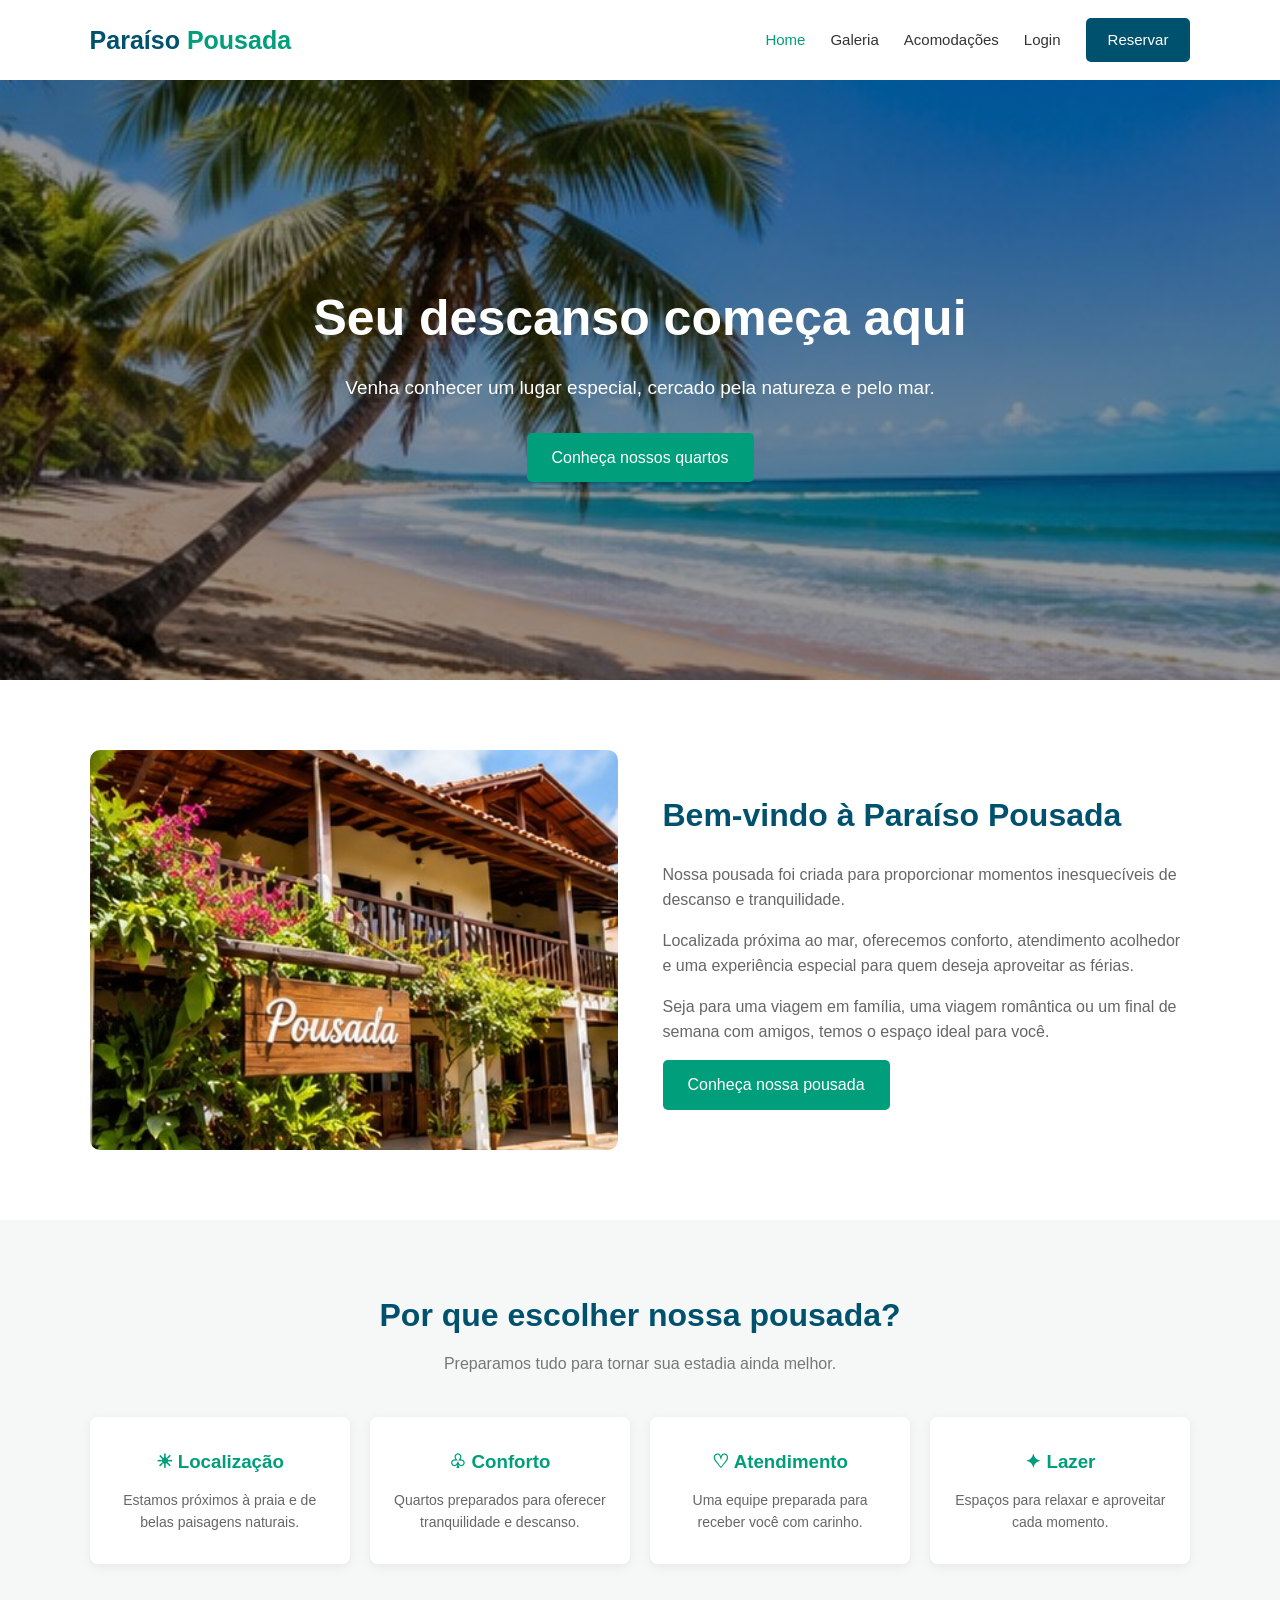
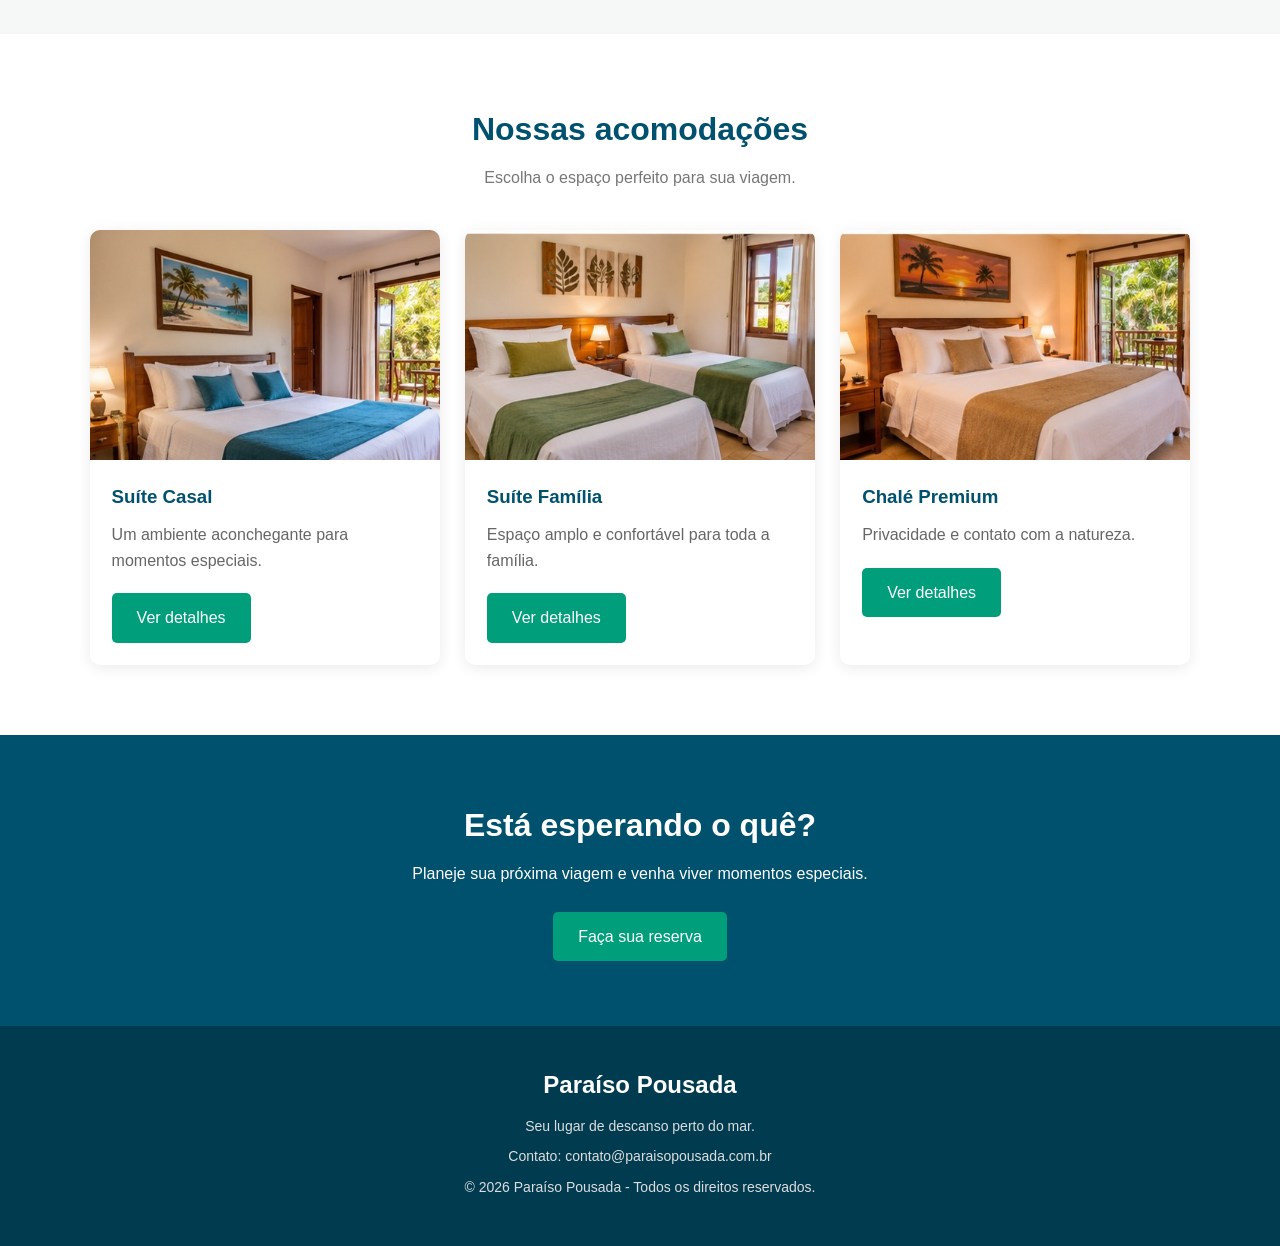
<file: Pousada/index.html>
<!DOCTYPE html>
<html lang="pt-br">

<head>
    <meta charset="UTF-8">
    <meta name="viewport" content="width=device-width, initial-scale=1.0">
    <title>Paraíso Pousada | Início</title>
    <link rel="stylesheet" href="css/style.css">
    <link rel="icon" type="image/x-icon" href="imagens/favicon-paraiso-pousada.png">
</head>

<body>

    <header class="topo">
        <div class="logo">
            <h2>Paraíso <span>Pousada</span></h2>
        </div>

        <nav class="menu">
            <a href="index.html" class="ativo">Home</a>
            <a href="galeria.html">Galeria</a>
            <a href="acomodacoes.html">Acomodações</a>
            <a href="login.html">Login</a>
            <a href="reserva.html" class="botao-menu">Reservar</a>
        </nav>
    </header>

    <main>

        <section id="inicio" class="banner">
            <div class="banner-texto">
                <h1>Seu descanso começa aqui</h1>
                <p>Venha conhecer um lugar especial, cercado pela natureza e pelo mar.</p>
                <a href="acomodacoes.html" class="botao">Conheça nossos quartos</a>
            </div>
        </section>

        <section id="sobre" class="secao">
            <div class="sobre">
                <div class="sobre-imagem">
                    <img src="imagens/pousada.jpg" alt="Vista da pousada">
                </div>

                <div class="sobre-texto">
                    <h2>Bem-vindo à Paraíso Pousada</h2>
                    <p>
                        Nossa pousada foi criada para proporcionar momentos
                        inesquecíveis de descanso e tranquilidade.
                    </p>
                    <p>
                        Localizada próxima ao mar, oferecemos conforto,
                        atendimento acolhedor e uma experiência especial
                        para quem deseja aproveitar as férias.
                    </p>
                    <p>
                        Seja para uma viagem em família, uma viagem romântica
                        ou um final de semana com amigos, temos o espaço ideal
                        para você.
                    </p>
                    <a href="galeria.html" class="botao">Conheça nossa pousada</a>
                </div>
            </div>
        </section>

        <section id="diferenciais" class="secao fundo">
            <div class="titulo">
                <h2>Por que escolher nossa pousada?</h2>
                <p>Preparamos tudo para tornar sua estadia ainda melhor.</p>
            </div>

            <div class="cards">
                <div class="card">
                    <h3>☀ Localização</h3>
                    <p>Estamos próximos à praia e de belas paisagens naturais.</p>
                </div>

                <div class="card">
                    <h3>♧ Conforto</h3>
                    <p>Quartos preparados para oferecer tranquilidade e descanso.</p>
                </div>

                <div class="card">
                    <h3>♡ Atendimento</h3>
                    <p>Uma equipe preparada para receber você com carinho.</p>
                </div>

                <div class="card">
                    <h3>✦ Lazer</h3>
                    <p>Espaços para relaxar e aproveitar cada momento.</p>
                </div>
            </div>
        </section>

        <section id="destaques" class="secao">
            <div class="titulo">
                <h2>Nossas acomodações</h2>
                <p>Escolha o espaço perfeito para sua viagem.</p>
            </div>

            <div class="quartos">
                <div class="quarto">
                    <img src="imagens/quarto1.jpg" alt="Suíte casal">
                    <div class="quarto-info">
                        <h3>Suíte Casal</h3>
                        <p>Um ambiente aconchegante para momentos especiais.</p>
                        <a href="acomodacoes.html" class="botao">Ver detalhes</a>
                    </div>
                </div>

                <div class="quarto">
                    <img src="imagens/quarto2.jpg" alt="Suíte família">
                    <div class="quarto-info">
                        <h3>Suíte Família</h3>
                        <p>Espaço amplo e confortável para toda a família.</p>
                        <a href="acomodacoes.html" class="botao">Ver detalhes</a>
                    </div>
                </div>

                <div class="quarto">
                    <img src="imagens/quarto3.jpg" alt="Chalé">
                    <div class="quarto-info">
                        <h3>Chalé Premium</h3>
                        <p>Privacidade e contato com a natureza.</p>
                        <a href="acomodacoes.html" class="botao">Ver detalhes</a>
                    </div>
                </div>
            </div>
        </section>

        <section id="convite" class="convite">
            <h2>Está esperando o quê?</h2>
            <p>Planeje sua próxima viagem e venha viver momentos especiais.</p>
            <a href="reserva.html" class="botao">Faça sua reserva</a>
        </section>

    </main>

    <footer class="rodape">
        <h2>Paraíso Pousada</h2>
        <p>Seu lugar de descanso perto do mar.</p>
        <p>Contato: contato@paraisopousada.com.br</p>
        <p>© 2026 Paraíso Pousada - Todos os direitos reservados.</p>
    </footer>

</body>
</html>
</file>
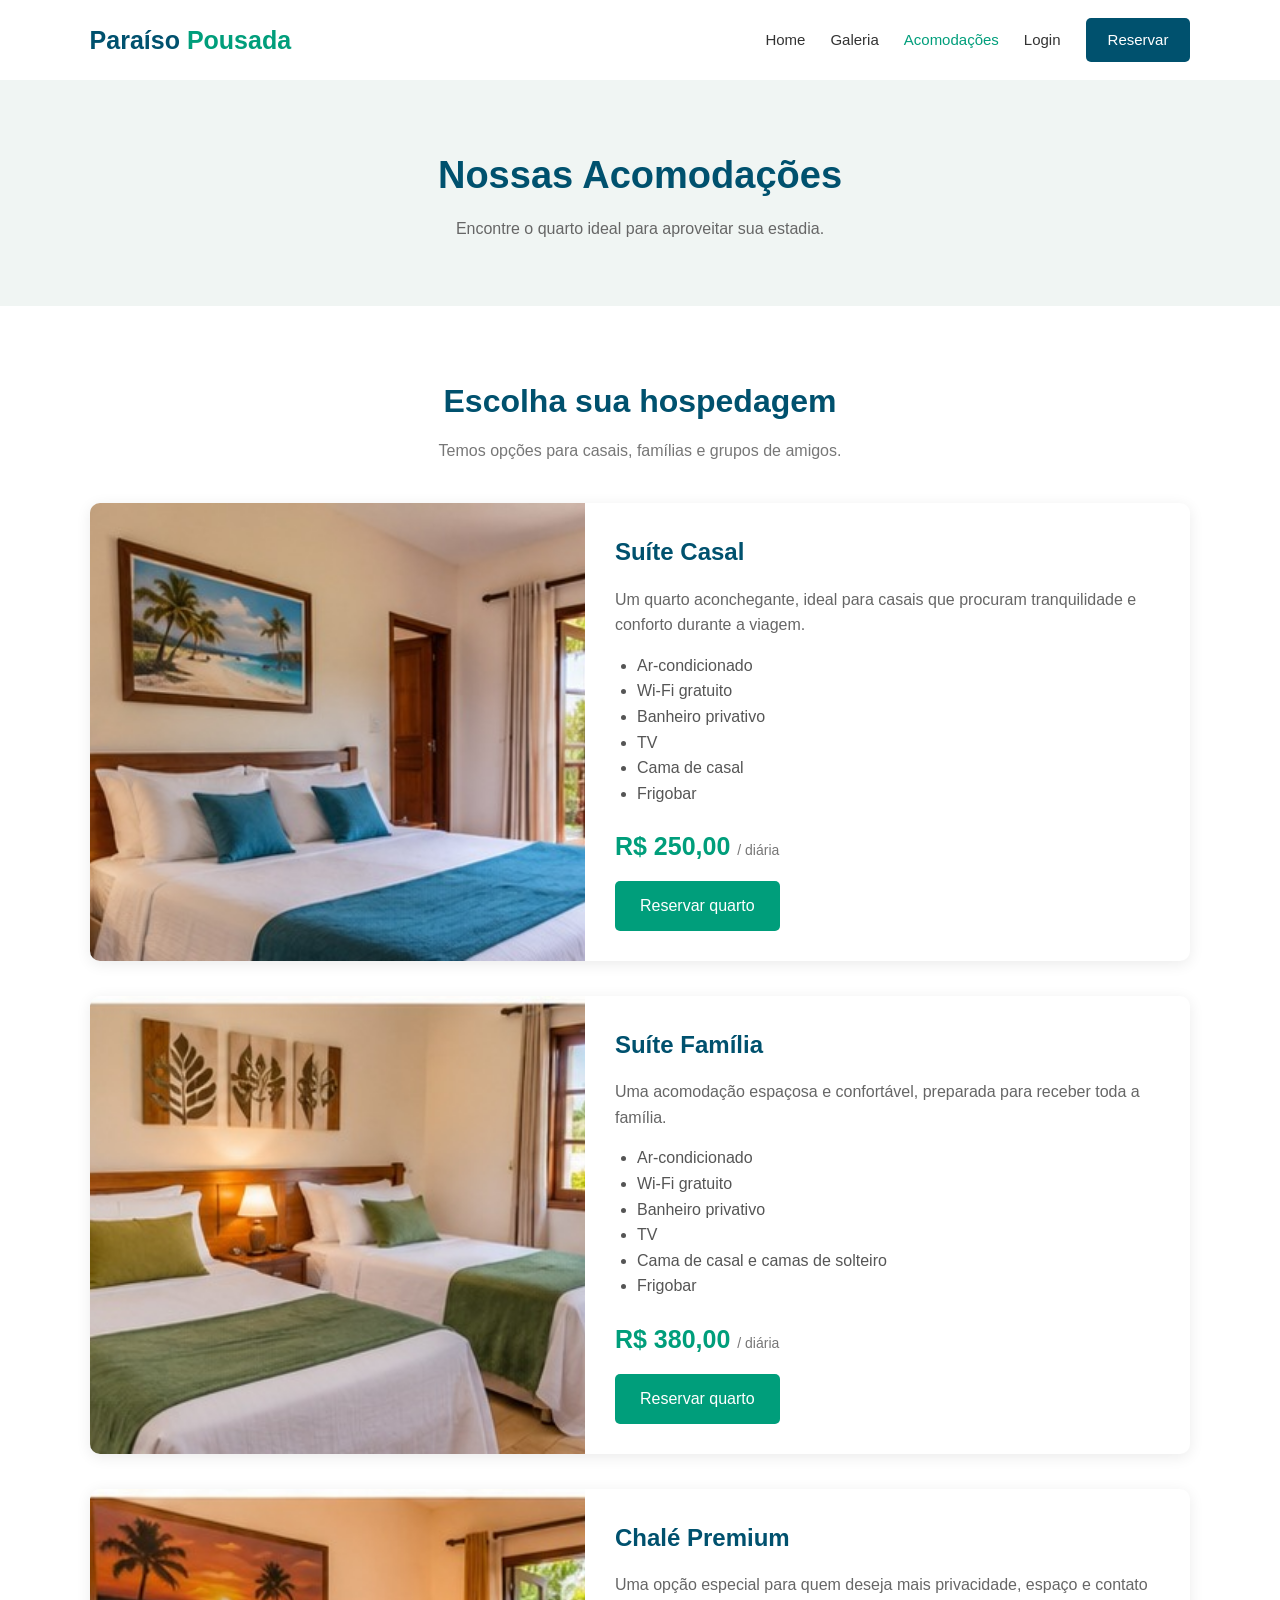
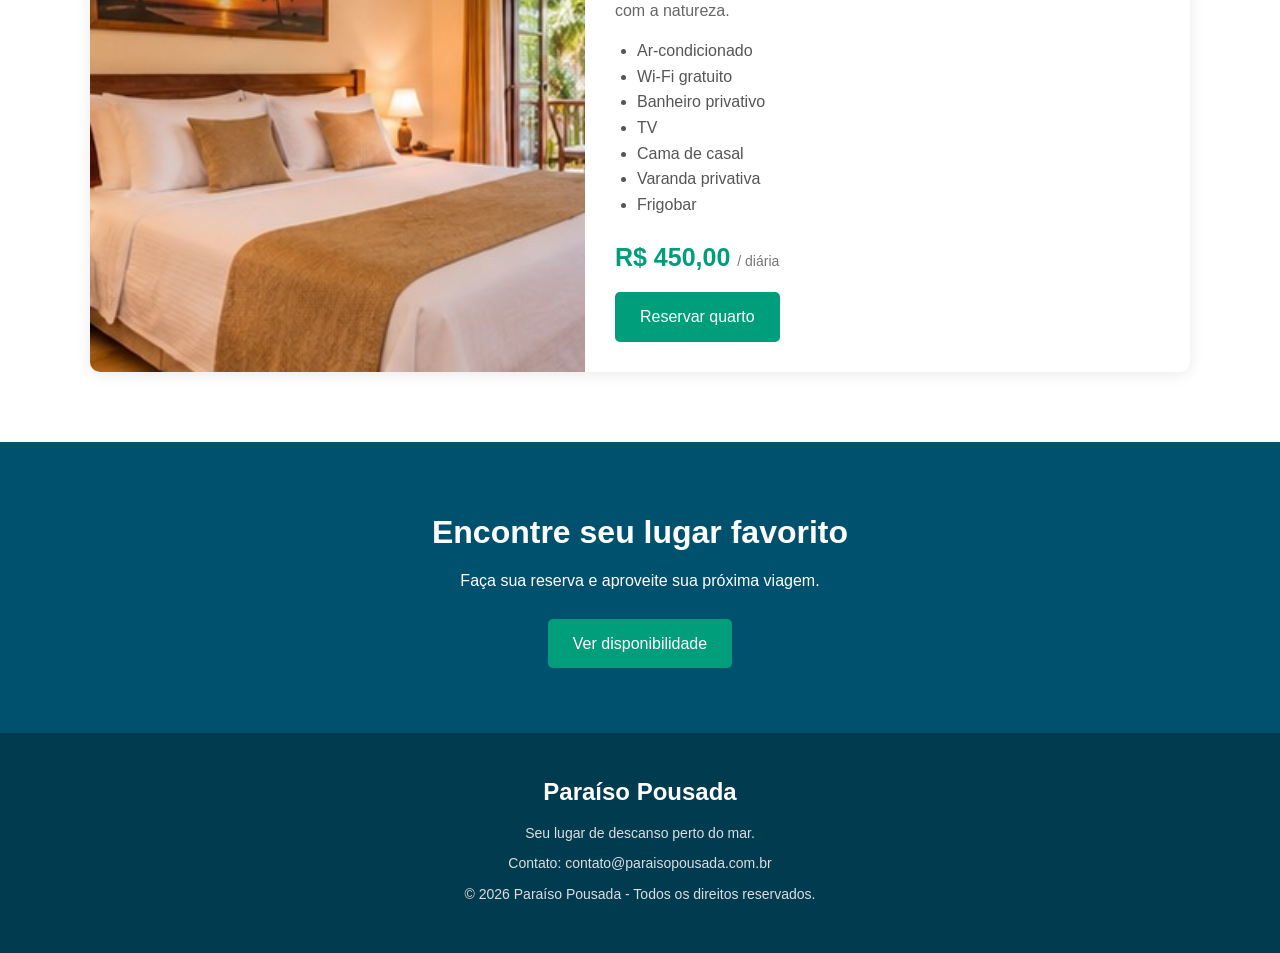
<file: Pousada/acomodacoes.html>
<!DOCTYPE html>
<html lang="pt-br">

<head>
    <meta charset="UTF-8">
    <meta name="viewport" content="width=device-width, initial-scale=1.0">
    <title>Paraíso Pousada | Acomodações</title>
    <link rel="stylesheet" href="css/style.css">
    <link rel="icon" type="image/x-icon" href="imagens/favicon-paraiso-pousada.png">
</head>

<body>

    <header class="topo">
        <div class="logo">
            <h2>Paraíso <span>Pousada</span></h2>
        </div>

        <nav class="menu">
            <a href="index.html">Home</a>
            <a href="galeria.html">Galeria</a>
            <a href="acomodacoes.html" class="ativo">Acomodações</a>
            <a href="login.html">Login</a>
            <a href="reserva.html" class="botao-menu">Reservar</a>
        </nav>
    </header>

    <main>

        <section class="titulo-pagina">
            <h1>Nossas Acomodações</h1>
            <p>Encontre o quarto ideal para aproveitar sua estadia.</p>
        </section>

        <section id="acomodacoes" class="secao">

            <div class="titulo">
                <h2>Escolha sua hospedagem</h2>
                <p>Temos opções para casais, famílias e grupos de amigos.</p>
            </div>

            <div class="lista-quartos">

                <div class="quarto-detalhe">
                    <img src="imagens/quarto1.jpg" alt="Suíte casal">

                    <div class="quarto-descricao">
                        <h2>Suíte Casal</h2>
                        <p>
                            Um quarto aconchegante, ideal para casais que
                            procuram tranquilidade e conforto durante a viagem.
                        </p>

                        <ul>
                            <li>Ar-condicionado</li>
                            <li>Wi-Fi gratuito</li>
                            <li>Banheiro privativo</li>
                            <li>TV</li>
                            <li>Cama de casal</li>
                            <li>Frigobar</li>
                        </ul>

                        <p class="preco">R$ 250,00 <span>/ diária</span></p>

                        <a href="reserva.html" class="botao">Reservar quarto</a>
                    </div>
                </div>

                <div class="quarto-detalhe">
                    <img src="imagens/quarto2.jpg" alt="Suíte família">

                    <div class="quarto-descricao">
                        <h2>Suíte Família</h2>
                        <p>
                            Uma acomodação espaçosa e confortável,
                            preparada para receber toda a família.
                        </p>

                        <ul>
                            <li>Ar-condicionado</li>
                            <li>Wi-Fi gratuito</li>
                            <li>Banheiro privativo</li>
                            <li>TV</li>
                            <li>Cama de casal e camas de solteiro</li>
                            <li>Frigobar</li>
                        </ul>

                        <p class="preco">R$ 380,00 <span>/ diária</span></p>

                        <a href="reserva.html" class="botao">Reservar quarto</a>
                    </div>
                </div>

                <div class="quarto-detalhe">
                    <img src="imagens/quarto3.jpg" alt="Chalé premium">

                    <div class="quarto-descricao">
                        <h2>Chalé Premium</h2>
                        <p>
                            Uma opção especial para quem deseja mais
                            privacidade, espaço e contato com a natureza.
                        </p>

                        <ul>
                            <li>Ar-condicionado</li>
                            <li>Wi-Fi gratuito</li>
                            <li>Banheiro privativo</li>
                            <li>TV</li>
                            <li>Cama de casal</li>
                            <li>Varanda privativa</li>
                            <li>Frigobar</li>
                        </ul>

                        <p class="preco">R$ 450,00 <span>/ diária</span></p>

                        <a href="reserva.html" class="botao">Reservar quarto</a>
                    </div>
                </div>

            </div>

        </section>

        <section class="convite">
            <h2>Encontre seu lugar favorito</h2>
            <p>Faça sua reserva e aproveite sua próxima viagem.</p>
            <a href="reserva.html" class="botao">Ver disponibilidade</a>
        </section>

    </main>

    <footer class="rodape">
        <h2>Paraíso Pousada</h2>
        <p>Seu lugar de descanso perto do mar.</p>
        <p>Contato: contato@paraisopousada.com.br</p>
        <p>© 2026 Paraíso Pousada - Todos os direitos reservados.</p>
    </footer>

</body>
</html>
</file>
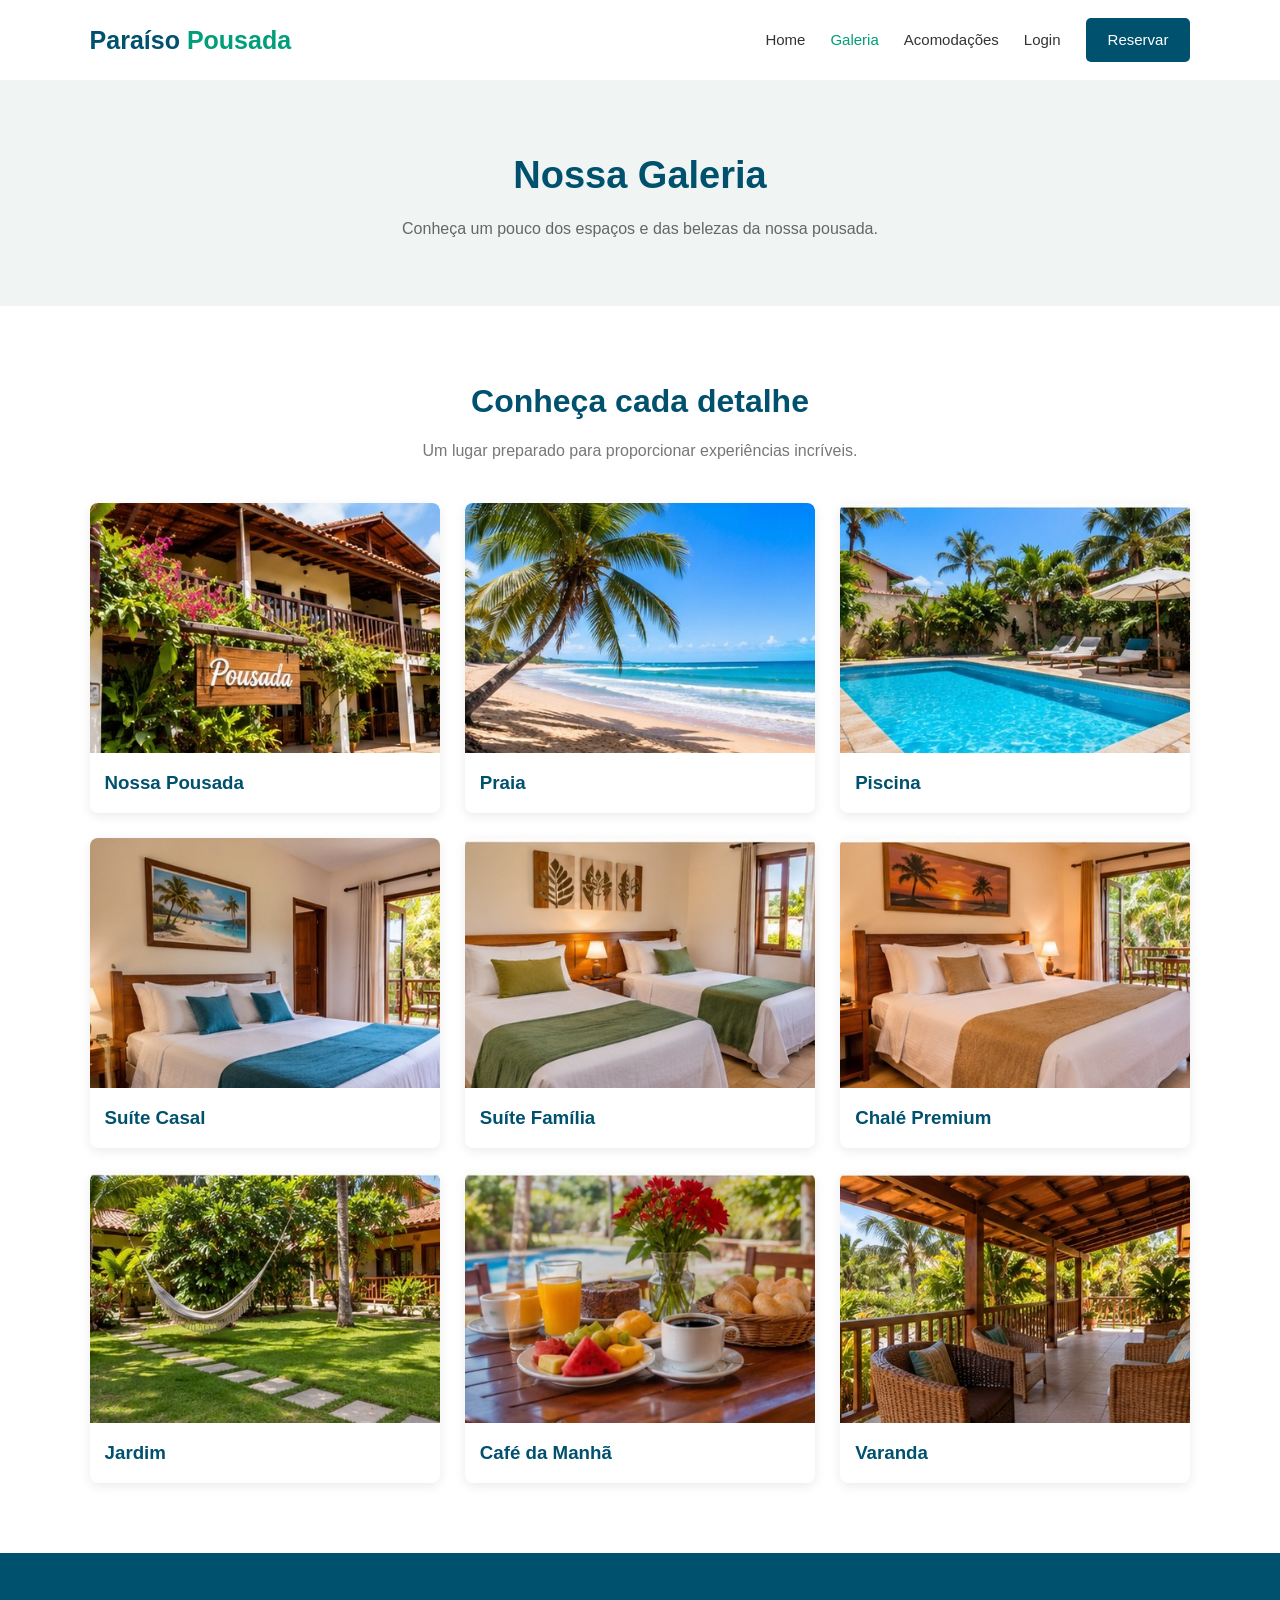
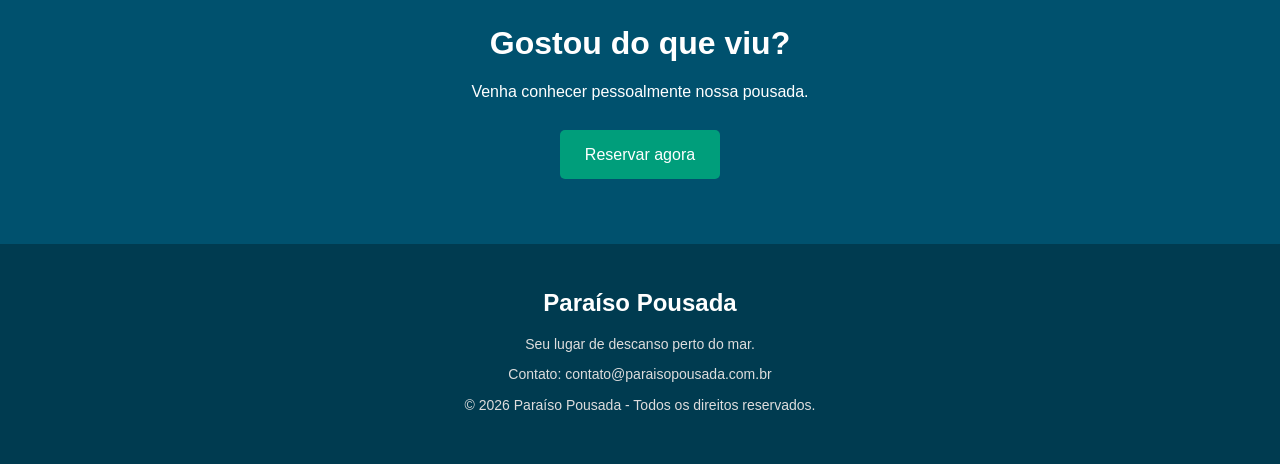
<file: Pousada/galeria.html>
<!DOCTYPE html>
<html lang="pt-br">

<head>
    <meta charset="UTF-8">
    <meta name="viewport" content="width=device-width, initial-scale=1.0">
    <title>Paraíso Pousada | Galeria</title>
    <link rel="stylesheet" href="css/style.css">
    <link rel="icon" type="image/x-icon" href="imagens/favicon-paraiso-pousada.png">
</head>

<body>

    <header class="topo">
        <div class="logo">
            <h2>Paraíso <span>Pousada</span></h2>
        </div>

        <nav class="menu">
            <a href="index.html">Home</a>
            <a href="galeria.html" class="ativo">Galeria</a>
            <a href="acomodacoes.html">Acomodações</a>
            <a href="login.html">Login</a>
            <a href="reserva.html" class="botao-menu">Reservar</a>
        </nav>
    </header>

    <main>

        <section class="titulo-pagina">
            <h1>Nossa Galeria</h1>
            <p>Conheça um pouco dos espaços e das belezas da nossa pousada.</p>
        </section>

        <section id="galeria" class="secao">

            <div class="titulo">
                <h2>Conheça cada detalhe</h2>
                <p>Um lugar preparado para proporcionar experiências incríveis.</p>
            </div>

            <div class="galeria">

                <div class="foto">
                    <img src="imagens/pousada.jpg" alt="Fachada da pousada">
                    <h3>Nossa Pousada</h3>
                </div>

                <div class="foto">
                    <img src="imagens/praia.jpg" alt="Praia próxima à pousada">
                    <h3>Praia</h3>
                </div>

                <div class="foto">
                    <img src="imagens/piscina.jpg" alt="Piscina da pousada">
                    <h3>Piscina</h3>
                </div>

                <div class="foto">
                    <img src="imagens/quarto1.jpg" alt="Suíte de casal">
                    <h3>Suíte Casal</h3>
                </div>

                <div class="foto">
                    <img src="imagens/quarto2.jpg" alt="Suíte família">
                    <h3>Suíte Família</h3>
                </div>

                <div class="foto">
                    <img src="imagens/quarto3.jpg" alt="Chalé premium">
                    <h3>Chalé Premium</h3>
                </div>

                <div class="foto">
                    <img src="imagens/jardim.jpg" alt="Jardim da pousada">
                    <h3>Jardim</h3>
                </div>

                <div class="foto">
                    <img src="imagens/cafe.jpg" alt="Café da manhã">
                    <h3>Café da Manhã</h3>
                </div>

                <div class="foto">
                    <img src="imagens/varanda.jpg" alt="Varanda da pousada">
                    <h3>Varanda</h3>
                </div>

            </div>

        </section>

        <section class="convite">
            <h2>Gostou do que viu?</h2>
            <p>Venha conhecer pessoalmente nossa pousada.</p>
            <a href="reserva.html" class="botao">Reservar agora</a>
        </section>

    </main>

    <footer class="rodape">
        <h2>Paraíso Pousada</h2>
        <p>Seu lugar de descanso perto do mar.</p>
        <p>Contato: contato@paraisopousada.com.br</p>
        <p>© 2026 Paraíso Pousada - Todos os direitos reservados.</p>
    </footer>

</body>
</html>
</file>
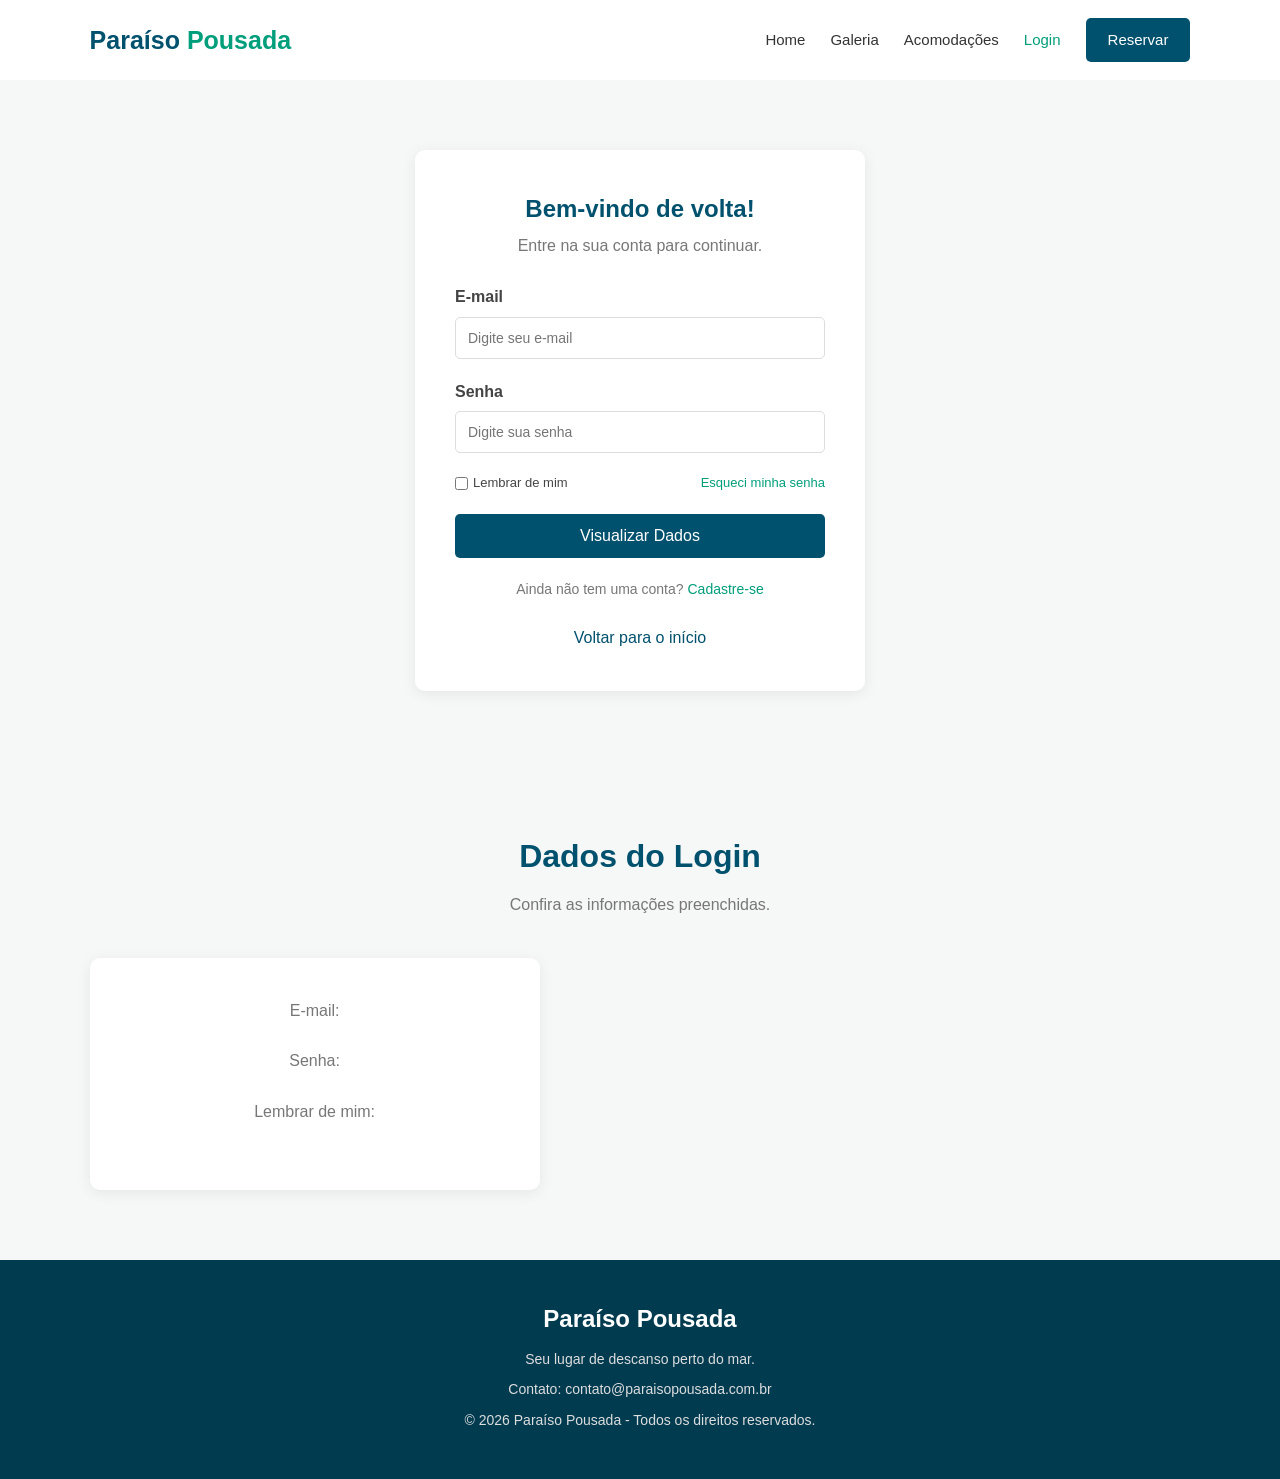
<file: Pousada/login.html>
<!DOCTYPE html>
<html lang="pt-br">

<head>
    <meta charset="UTF-8">
    <meta name="viewport" content="width=device-width, initial-scale=1.0">
    <title>Paraíso Pousada | Login</title>
    <link rel="stylesheet" href="css/style.css">
    <link rel="icon" type="image/x-icon" href="imagens/favicon-paraiso-pousada.png">
    <script src="./js/script.js"></script>
</head>

<body>

    <header class="topo">
        <div class="logo">
            <h2>Paraíso <span>Pousada</span></h2>
        </div>

        <nav class="menu">
            <a href="index.html">Home</a>
            <a href="galeria.html">Galeria</a>
            <a href="acomodacoes.html">Acomodações</a>
            <a href="login.html" class="ativo">Login</a>
            <a href="reserva.html" class="botao-menu">Reservar</a>
        </nav>
    </header>

    <main>

        <section class="formulario-pagina">

            <div class="formulario">

                <h1>Bem-vindo de volta!</h1>
                <p>Entre na sua conta para continuar.</p>

                <form id="formLogin">

                    <label for="txEmail">E-mail</label>

                    <input type="email" id="txEmail"
                        placeholder="Digite seu e-mail" required>

                    <label for="txSenha">Senha</label>

                    <input type="password" id="txSenha"
                        placeholder="Digite sua senha" required>

                    <div class="form-opcoes">

                        <label>
                            <input type="checkbox" id="txLembrar">
                            Lembrar de mim
                        </label>

                        <a href="#">Esqueci minha senha</a>

                    </div>

                    <button type="button" class="botao-form"
                        onclick="visualizarDados()">
                        Visualizar Dados
                    </button>

                </form>

                <p class="form-final">
                    Ainda não tem uma conta?
                    <a href="#">Cadastre-se</a>
                </p>

                <a href="index.html" class="voltar">
                    Voltar para o início
                </a>

            </div>

        </section>

        <section id="resultado" class="secao fundo">

            <div class="titulo">
                <h2>Dados do Login</h2>
                <p>Confira as informações preenchidas.</p>
            </div>

            <div class="formulario">

                <p id="pEmail">E-mail:</p>

                <p id="pSenha">Senha:</p>

                <p id="pLembrar">Lembrar de mim:</p>

            </div>

        </section>

    </main>

    <footer class="rodape">

        <h2>Paraíso Pousada</h2>

        <p>Seu lugar de descanso perto do mar.</p>

        <p>Contato: contato@paraisopousada.com.br</p>

        <p>© 2026 Paraíso Pousada - Todos os direitos reservados.</p>

    </footer>

</body>

</html>
</file>
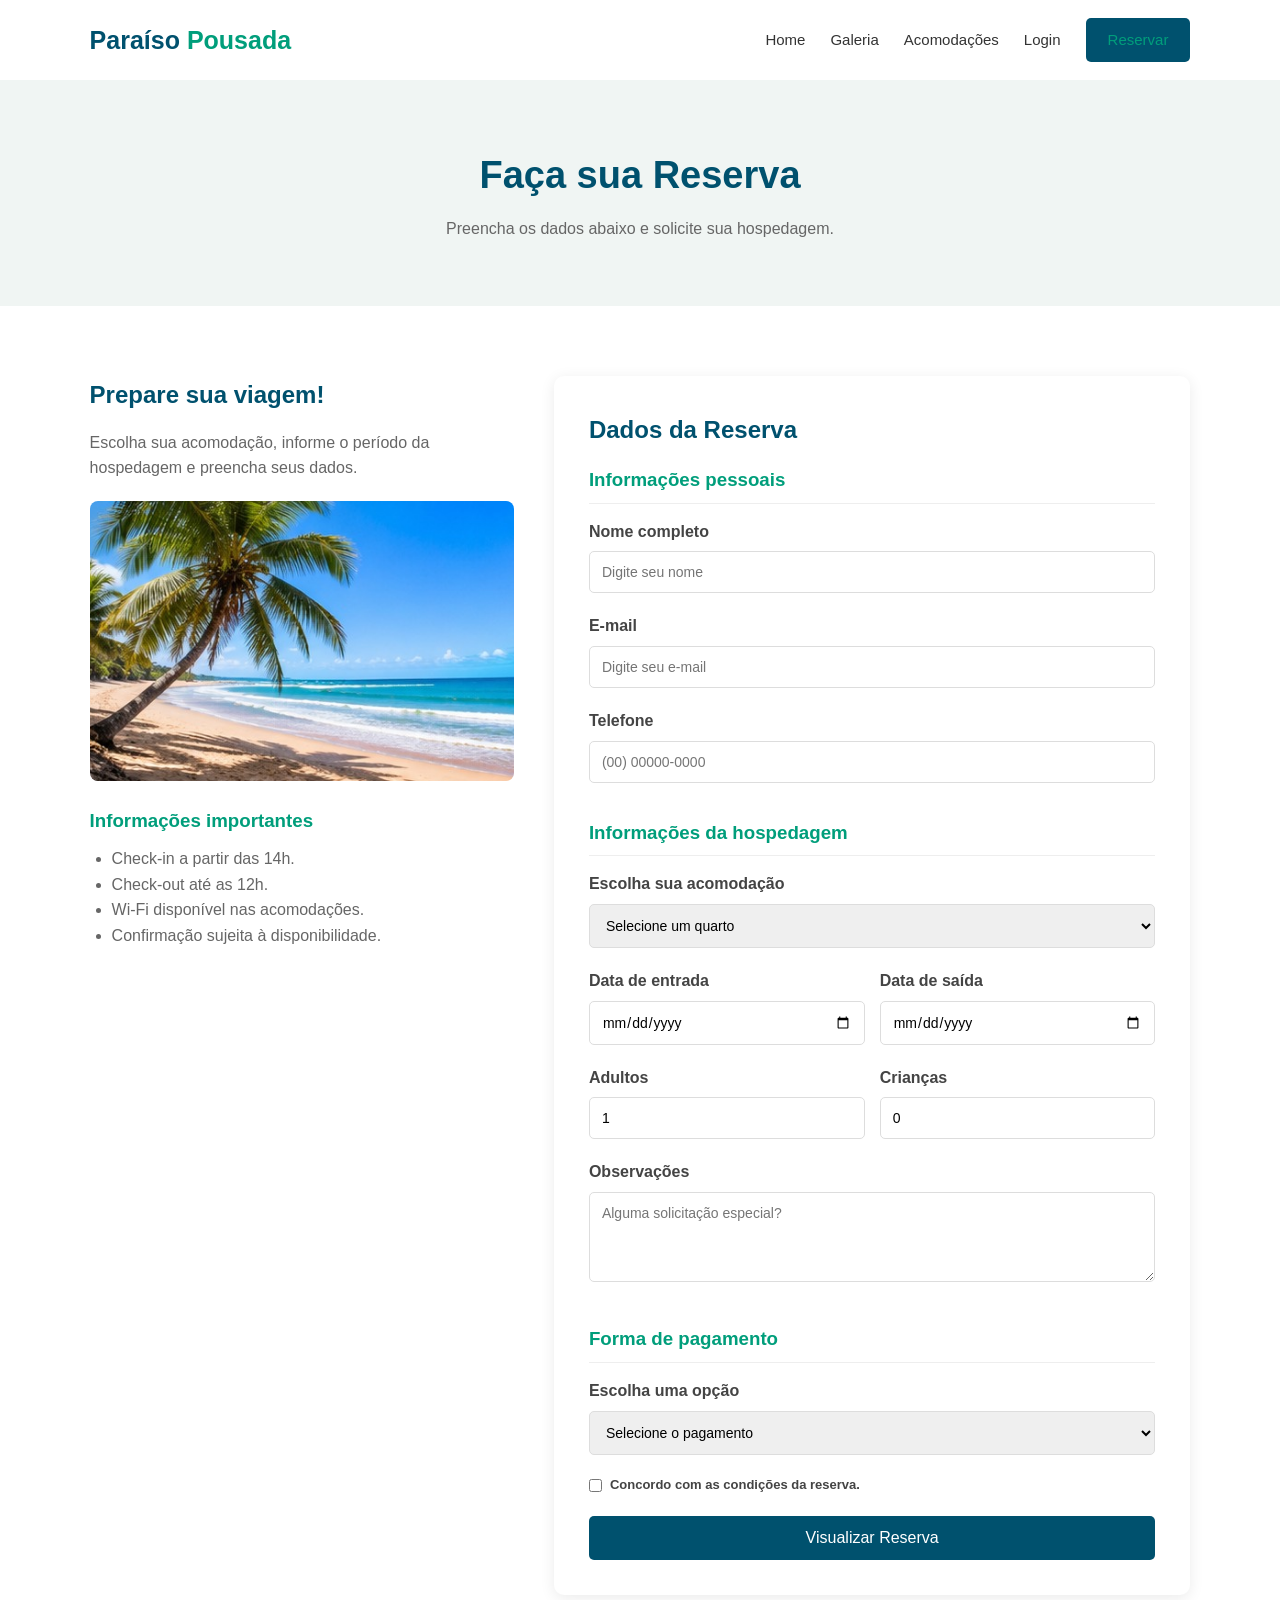
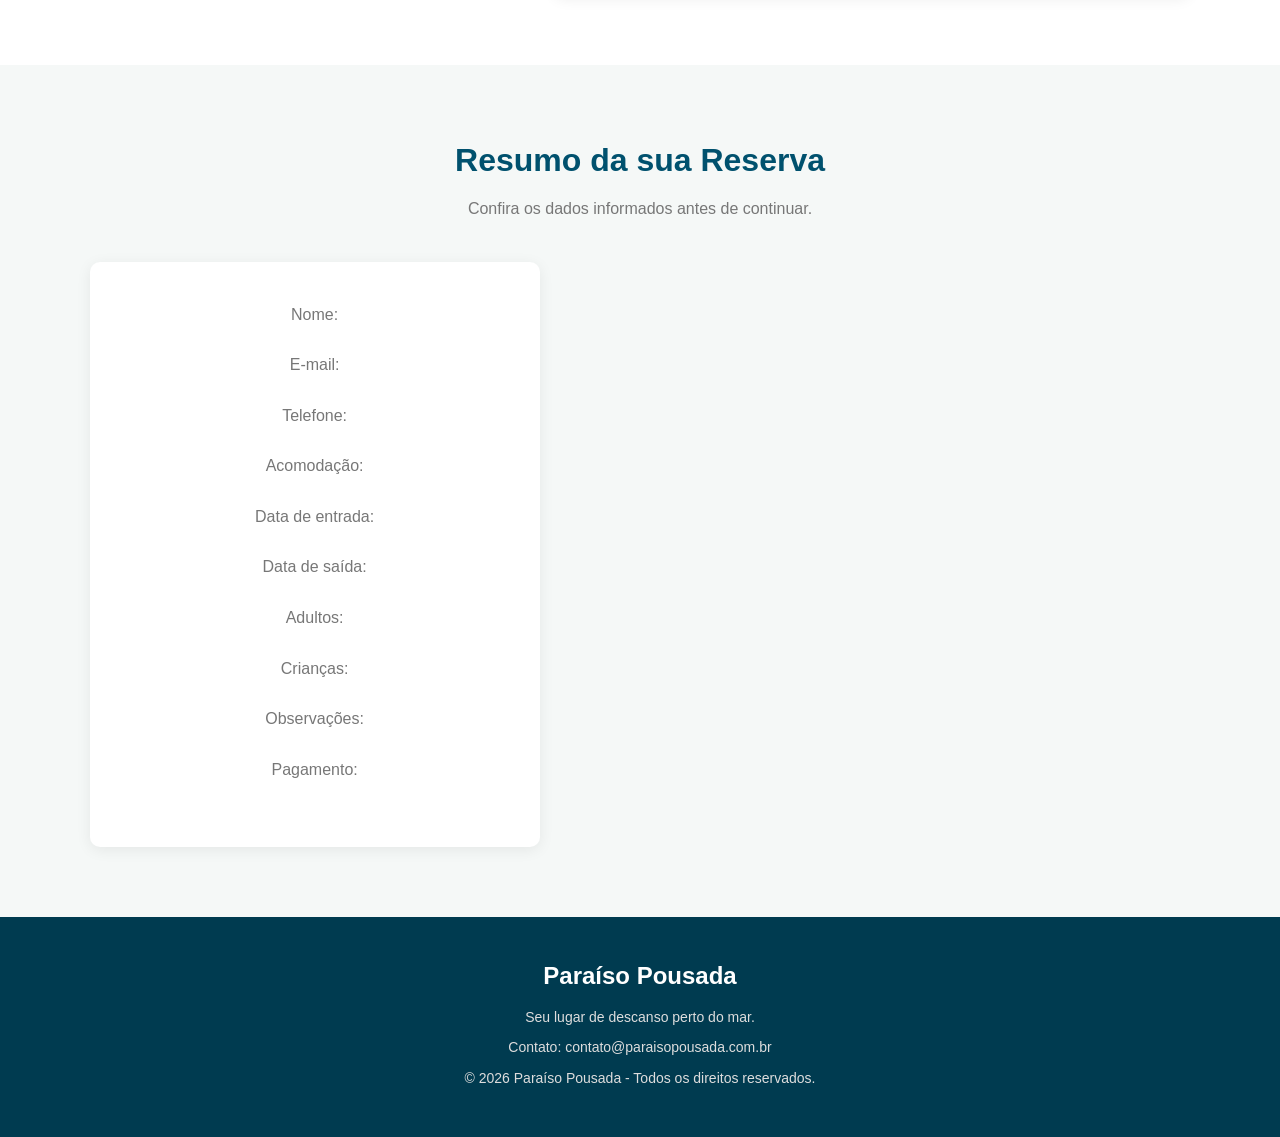
<file: Pousada/reserva.html>
<!DOCTYPE html>
<html lang="pt-br">

<head>
    <meta charset="UTF-8">
    <meta name="viewport" content="width=device-width, initial-scale=1.0">
    <title>Paraíso Pousada | Reservas</title>
    <link rel="stylesheet" href="css/style.css">
    <link rel="icon" type="image/x-icon" href="imagens/favicon-paraiso-pousada.png">
    <script src="./js/scriptReserva.js"></script>
</head>

<body>

    <header class="topo">
        <div class="logo">
            <h2>Paraíso <span>Pousada</span></h2>
        </div>

        <nav class="menu">
            <a href="index.html">Home</a>
            <a href="galeria.html">Galeria</a>
            <a href="acomodacoes.html">Acomodações</a>
            <a href="login.html">Login</a>
            <a href="reserva.html" class="botao-menu ativo">Reservar</a>
        </nav>
    </header>

    <main>

        <section class="titulo-pagina">
            <h1>Faça sua Reserva</h1>
            <p>Preencha os dados abaixo e solicite sua hospedagem.</p>
        </section>

        <section id="reserva" class="secao">

            <div class="reserva-container">

                <div class="reserva-info">

                    <h2>Prepare sua viagem!</h2>

                    <p>
                        Escolha sua acomodação, informe o período da
                        hospedagem e preencha seus dados.
                    </p>

                    <img src="imagens/praia.jpg" alt="Praia da pousada">

                    <h3>Informações importantes</h3>

                    <ul>
                        <li>Check-in a partir das 14h.</li>
                        <li>Check-out até as 12h.</li>
                        <li>Wi-Fi disponível nas acomodações.</li>
                        <li>Confirmação sujeita à disponibilidade.</li>
                    </ul>

                </div>

                <div class="reserva-form">

                    <h2>Dados da Reserva</h2>

                    <form id="formReserva">

                        <h3>Informações pessoais</h3>

                        <label for="txNome">Nome completo</label>
                        <input type="text" id="txNome" name="nome"
                            placeholder="Digite seu nome" required>

                        <label for="txEmail">E-mail</label>
                        <input type="email" id="txEmail" name="email"
                            placeholder="Digite seu e-mail" required>

                        <label for="txTelefone">Telefone</label>
                        <input type="tel" id="txTelefone" name="telefone"
                            placeholder="(00) 00000-0000" required>

                        <h3>Informações da hospedagem</h3>

                        <label for="quarto">Escolha sua acomodação</label>

                        <select id="quarto" name="quarto" required>
                            <option value="">Selecione um quarto</option>
                            <option value="Suíte Casal">Suíte Casal</option>
                            <option value="Suíte Família">Suíte Família</option>
                            <option value="Chalé Premium">Chalé Premium</option>
                        </select>

                        <div class="form-linha">

                            <div>
                                <label for="txEntrada">Data de entrada</label>
                                <input type="date" id="txEntrada" required>
                            </div>

                            <div>
                                <label for="txSaida">Data de saída</label>
                                <input type="date" id="txSaida" required>
                            </div>

                        </div>

                        <div class="form-linha">

                            <div>
                                <label for="txAdultos">Adultos</label>
                                <input type="number" id="txAdultos"
                                    min="1" value="1" required>
                            </div>

                            <div>
                                <label for="txCriancas">Crianças</label>
                                <input type="number" id="txCriancas"
                                    min="0" value="0">
                            </div>

                        </div>

                        <label for="txObservacoes">Observações</label>

                        <textarea id="txObservacoes" rows="4"
                            placeholder="Alguma solicitação especial?"></textarea>

                        <h3>Forma de pagamento</h3>

                        <label for="pagamento">Escolha uma opção</label>

                        <select id="pagamento" required>
                            <option value="">Selecione o pagamento</option>
                            <option value="PIX">PIX</option>
                            <option value="Cartão de crédito">Cartão de crédito</option>
                            <option value="Dinheiro na hospedagem">Dinheiro na hospedagem</option>
                        </select>

                        <label class="termos">
                            <input type="checkbox" id="txTermos" required>
                            Concordo com as condições da reserva.
                        </label>

                        <button type="button" class="botao-form"
                            onclick="visualizarDados()">
                            Visualizar Reserva
                        </button>

                    </form>

                </div>

            </div>

        </section>
        
        <section id="resultado" class="secao fundo">

            <div class="titulo">
                <h2>Resumo da sua Reserva</h2>
                <p>Confira os dados informados antes de continuar.</p>
            </div>

            <div class="formulario">

                <p id="pNome">Nome:</p>
                <p id="pEmail">E-mail:</p>
                <p id="pTelefone">Telefone:</p>
                <p id="pQuarto">Acomodação:</p>
                <p id="pEntrada">Data de entrada:</p>
                <p id="pSaida">Data de saída:</p>
                <p id="pAdultos">Adultos:</p>
                <p id="pCriancas">Crianças:</p>
                <p id="pObservacoes">Observações:</p>
                <p id="pPagamento">Pagamento:</p>

            </div>

        </section>

    </main>

    <footer class="rodape">
        <h2>Paraíso Pousada</h2>
        <p>Seu lugar de descanso perto do mar.</p>
        <p>Contato: contato@paraisopousada.com.br</p>
        <p>© 2026 Paraíso Pousada - Todos os direitos reservados.</p>
    </footer>

</body>

</html>
</file>
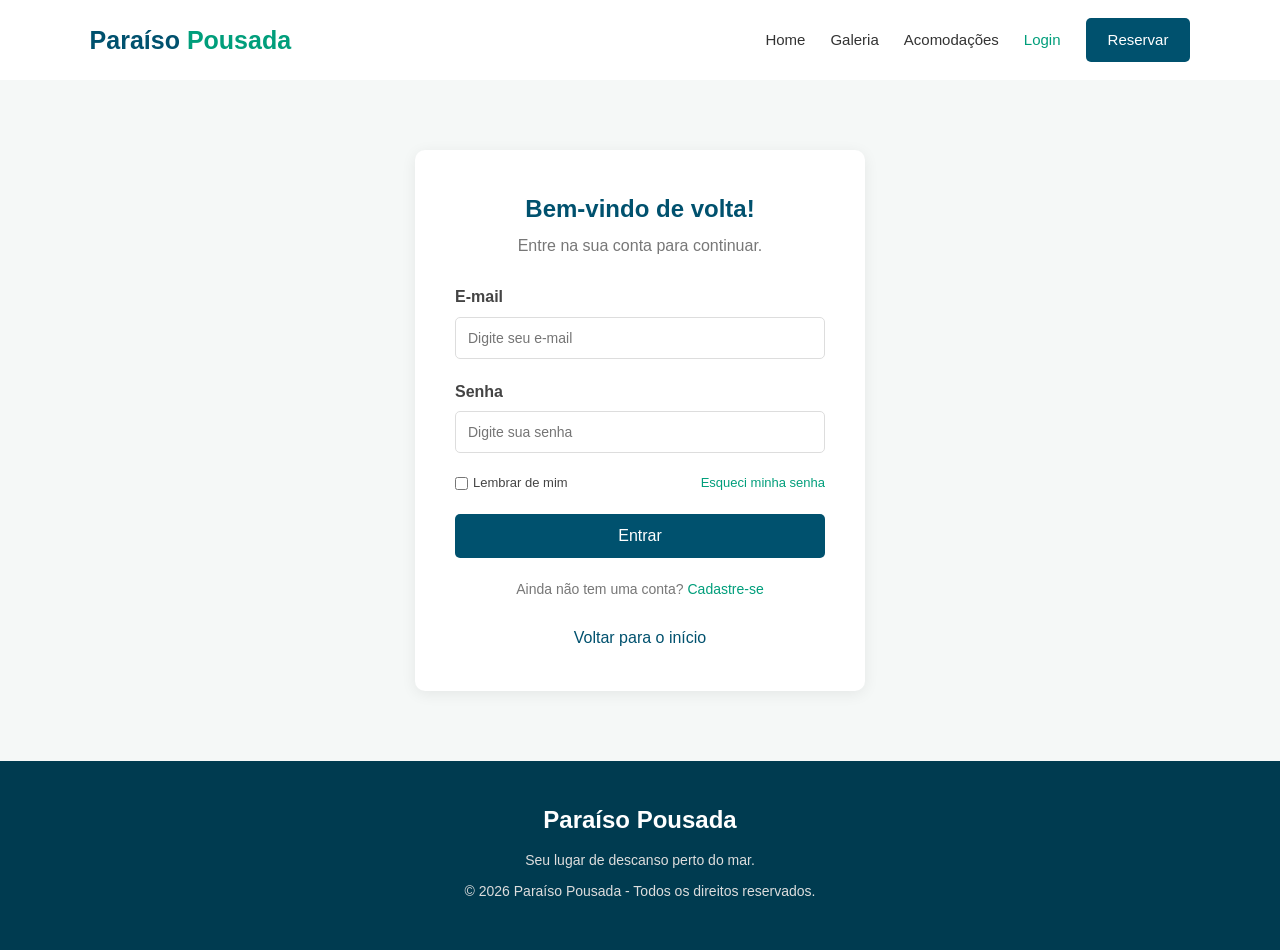
<file: Pousada/Pousada/login.html>
<!DOCTYPE html>
<html lang="pt-br">

<head>
    <meta charset="UTF-8">
    <meta name="viewport" content="width=device-width, initial-scale=1.0">
    <title>Paraíso Pousada | Login</title>
    <link rel="stylesheet" href="css/style.css">
</head>

<body>

    <header class="topo">
        <div class="logo">
            <h2>Paraíso <span>Pousada</span></h2>
        </div>

        <nav class="menu">
            <a href="index.html">Home</a>
            <a href="galeria.html">Galeria</a>
            <a href="acomodacoes.html">Acomodações</a>
            <a href="login.html" class="ativo">Login</a>
            <a href="reserva.html" class="botao-menu">Reservar</a>
        </nav>
    </header>

    <main>

        <section id="login" class="formulario-pagina">

            <div class="formulario">
                <h1>Bem-vindo de volta!</h1>
                <p>Entre na sua conta para continuar.</p>

                <form action="#" method="post">

                    <label for="email">E-mail</label>
                    <input type="email" id="email" name="email"
                        placeholder="Digite seu e-mail" required>

                    <label for="senha">Senha</label>
                    <input type="password" id="senha" name="senha"
                        placeholder="Digite sua senha" required>

                    <div class="form-opcoes">
                        <label>
                            <input type="checkbox" name="lembrar">
                            Lembrar de mim
                        </label>

                        <a href="#">Esqueci minha senha</a>
                    </div>

                    <button type="submit" class="botao-form">Entrar</button>

                </form>

                <p class="form-final">
                    Ainda não tem uma conta?
                    <a href="#">Cadastre-se</a>
                </p>

                <a href="index.html" class="voltar">Voltar para o início</a>

            </div>

        </section>

    </main>

    <footer class="rodape">
        <h2>Paraíso Pousada</h2>
        <p>Seu lugar de descanso perto do mar.</p>
        <p>© 2026 Paraíso Pousada - Todos os direitos reservados.</p>
    </footer>

</body>
</html>
</file>
<file: Pousada/css/style.css>
* {
    margin: 0;
    padding: 0;
    box-sizing: border-box;
}

body {
    font-family: Arial, Helvetica, sans-serif;
    background: #ffffff;
    color: #333333;
    line-height: 1.6;
}

img {
    max-width: 100%;
    display: block;
}

a {
    text-decoration: none;
    color: inherit;
}

/* MENU */

.topo {
    width: 100%;
    padding: 18px 7%;
    background: #ffffff;
    display: flex;
    align-items: center;
    justify-content: space-between;
    box-shadow: 0 2px 10px #00000015;
}

.logo h2 {
    color: #00516e;
    font-size: 25px;
}

.logo span {
    color: #009e7b;
}

.menu {
    display: flex;
    align-items: center;
    gap: 25px;
}

.menu a {
    color: #333333;
    font-size: 15px;
    transition: 0.3s;
}

.menu a:hover,
.menu a.ativo {
    color: #009e7b;
}

.menu .botao-menu {
    background: #00516e;
    color: white;
    padding: 10px 22px;
    border-radius: 5px;
}

.menu .botao-menu:hover {
    background: #009e7b;
    color: white;
}

/* BANNER HOME */

.banner {
    height: 600px;
    background:
        linear-gradient(#00000065, #00000065),
        url("../imagens/praia.jpg");
    background-size: cover;
    background-position: center;
    display: flex;
    align-items: center;
    justify-content: center;
    text-align: center;
    color: white;
    padding: 30px;
}

.banner-texto {
    max-width: 750px;
}

.banner-texto h1 {
    font-size: 50px;
    margin-bottom: 15px;
}

.banner-texto p {
    font-size: 19px;
    margin-bottom: 30px;
}

.botao {
    display: inline-block;
    background: #009e7b;
    color: white;
    padding: 12px 25px;
    border-radius: 5px;
    transition: 0.3s;
}

.botao:hover {
    background: #00516e;
}

/* SEÇÕES */

.secao {
    padding: 70px 7%;
}

.fundo {
    background: #f5f8f7;
}

.titulo {
    text-align: center;
    margin-bottom: 40px;
}

.titulo h2 {
    color: #00516e;
    font-size: 32px;
    margin-bottom: 10px;
}

.titulo p {
    color: #777777;
}

/* SOBRE A POUSADA */

.sobre {
    display: flex;
    align-items: center;
    gap: 45px;
}

.sobre-imagem {
    width: 50%;
}

.sobre-imagem img {
    width: 100%;
    height: 400px;
    object-fit: cover;
    border-radius: 10px;
}

.sobre-texto {
    width: 50%;
}

.sobre-texto h2 {
    color: #00516e;
    font-size: 32px;
    margin-bottom: 20px;
}

.sobre-texto p {
    margin-bottom: 15px;
    color: #666666;
}

/* DIFERENCIAIS */

.cards {
    display: grid;
    grid-template-columns: repeat(4, 1fr);
    gap: 20px;
}

.card {
    background: white;
    padding: 30px 20px;
    text-align: center;
    border-radius: 8px;
    box-shadow: 0 3px 12px #00000010;
}

.card h3 {
    color: #009e7b;
    margin-bottom: 12px;
}

.card p {
    color: #666666;
    font-size: 14px;
}

/* QUARTOS DA HOME */

.quartos {
    display: grid;
    grid-template-columns: repeat(3, 1fr);
    gap: 25px;
}

.quarto {
    background: white;
    border-radius: 10px;
    overflow: hidden;
    box-shadow: 0 3px 15px #00000015;
}

.quarto img {
    width: 100%;
    height: 230px;
    object-fit: cover;
}

.quarto-info {
    padding: 22px;
}

.quarto-info h3 {
    color: #00516e;
    margin-bottom: 10px;
}

.quarto-info p {
    color: #666666;
    margin-bottom: 20px;
}

/* CONVITE */

.convite {
    background: #00516e;
    color: white;
    text-align: center;
    padding: 65px 20px;
}

.convite h2 {
    font-size: 32px;
    margin-bottom: 10px;
}

.convite p {
    margin-bottom: 25px;
}

/* TÍTULO DAS PÁGINAS */

.titulo-pagina {
    background: #f0f5f3;
    text-align: center;
    padding: 65px 20px;
}

.titulo-pagina h1 {
    color: #00516e;
    font-size: 38px;
    margin-bottom: 10px;
}

.titulo-pagina p {
    color: #666666;
}

/* GALERIA */

.galeria {
    display: grid;
    grid-template-columns: repeat(3, 1fr);
    gap: 25px;
}

.foto {
    background: white;
    border-radius: 8px;
    overflow: hidden;
    box-shadow: 0 3px 12px #00000015;
}

.foto img {
    width: 100%;
    height: 250px;
    object-fit: cover;
    transition: 0.3s;
}

.foto img:hover {
    transform: scale(1.04);
}

.foto h3 {
    padding: 15px;
    color: #00516e;
}

/* ACOMODAÇÕES */

.lista-quartos {
    display: flex;
    flex-direction: column;
    gap: 35px;
}

.quarto-detalhe {
    display: flex;
    background: white;
    border-radius: 10px;
    overflow: hidden;
    box-shadow: 0 3px 15px #00000015;
}

.quarto-detalhe img {
    width: 45%;
    min-height: 400px;
    object-fit: cover;
}

.quarto-descricao {
    width: 55%;
    padding: 30px;
}

.quarto-descricao h2 {
    color: #00516e;
    margin-bottom: 15px;
}

.quarto-descricao p {
    color: #666666;
    margin-bottom: 15px;
}

.quarto-descricao ul {
    padding-left: 22px;
    margin-bottom: 20px;
    color: #555555;
}

.preco {
    font-size: 25px;
    font-weight: bold;
    color: #009e7b !important;
}

.preco span {
    font-size: 14px;
    color: #777777;
    font-weight: normal;
}

/* LOGIN E FORMULÁRIOS */

.formulario-pagina {
    background: #f5f8f7;
    padding: 70px 20px;
    display: flex;
    justify-content: center;
}

.formulario {
    background: white;
    width: 100%;
    max-width: 450px;
    padding: 40px;
    border-radius: 10px;
    box-shadow: 0 3px 15px #00000012;
}

.formulario h1 {
    color: #00516e;
    text-align: center;
    margin-bottom: 5px;
}

.formulario > p {
    text-align: center;
    color: #777777;
    margin-bottom: 25px;
}

form label {
    display: block;
    font-weight: bold;
    margin-bottom: 7px;
    color: #444444;
}

form input:not([type="checkbox"]),
form select,
form textarea {
    width: 100%;
    padding: 12px;
    border: 1px solid #dddddd;
    border-radius: 5px;
    margin-bottom: 20px;
    font-family: Arial, sans-serif;
    font-size: 14px;
}

form input:focus,
form select:focus,
form textarea:focus {
    outline: none;
    border-color: #009e7b;
}

.form-opcoes {
    display: flex;
    align-items: center;
    justify-content: space-between;
    gap: 10px;
    margin-bottom: 20px;
    font-size: 13px;
}

.form-opcoes label {
    display: flex;
    align-items: center;
    gap: 5px;
    margin: 0;
    font-weight: normal;
}

.form-opcoes a,
.form-final a {
    color: #009e7b;
}

.botao-form {
    width: 100%;
    padding: 13px;
    background: #00516e;
    color: white;
    border: none;
    border-radius: 5px;
    font-size: 16px;
    cursor: pointer;
    transition: 0.3s;
}

.botao-form:hover {
    background: #009e7b;
}

.form-final {
    text-align: center;
    margin-top: 20px;
    font-size: 14px;
}

.voltar {
    display: block;
    text-align: center;
    margin-top: 20px;
    color: #00516e;
}

/* RESERVA */

.reserva-container {
    display: grid;
    grid-template-columns: 0.8fr 1.2fr;
    gap: 40px;
    align-items: start;
}

.reserva-info h2,
.reserva-form h2 {
    color: #00516e;
    margin-bottom: 15px;
}

.reserva-info p {
    color: #666666;
    margin-bottom: 20px;
}

.reserva-info img {
    width: 100%;
    height: 280px;
    object-fit: cover;
    border-radius: 8px;
    margin-bottom: 25px;
}

.reserva-info h3 {
    color: #009e7b;
    margin-bottom: 10px;
}

.reserva-info ul {
    padding-left: 22px;
    color: #666666;
}

.reserva-form {
    background: white;
    padding: 35px;
    border-radius: 10px;
    box-shadow: 0 3px 15px #00000015;
}

.reserva-form h3 {
    color: #009e7b;
    margin: 15px 0;
    padding-bottom: 8px;
    border-bottom: 1px solid #eeeeee;
}

.form-linha {
    display: grid;
    grid-template-columns: 1fr 1fr;
    gap: 15px;
}

.form-linha input {
    min-width: 0;
}

.termos {
    display: flex;
    align-items: center;
    gap: 8px;
    font-size: 13px;
    margin-bottom: 20px;
}

.termos input {
    margin: 0;
}

/* RODAPÉ */

.rodape {
    background: #003b50;
    color: white;
    text-align: center;
    padding: 40px 20px;
}

.rodape h2 {
    margin-bottom: 10px;
}

.rodape p {
    font-size: 14px;
    margin-bottom: 8px;
    color: #dddddd;
}

/* RESPONSIVIDADE */

@media (max-width: 1024px) {

    .cards {
        grid-template-columns: repeat(2, 1fr);
    }

    .quartos {
        grid-template-columns: repeat(2, 1fr);
    }

    .reserva-container {
        grid-template-columns: 1fr;
    }

}

@media (max-width: 768px) {

    .topo {
        flex-direction: column;
        gap: 20px;
    }

    .menu {
        flex-wrap: wrap;
        justify-content: center;
        gap: 15px;
    }

    .banner {
        height: 480px;
    }

    .banner-texto h1 {
        font-size: 35px;
    }

    .sobre {
        flex-direction: column;
    }

    .sobre-imagem,
    .sobre-texto {
        width: 100%;
    }

    .galeria {
        grid-template-columns: repeat(2, 1fr);
    }

    .quarto-detalhe {
        flex-direction: column;
    }

    .quarto-detalhe img {
        width: 100%;
        height: 280px;
        min-height: auto;
    }

    .quarto-descricao {
        width: 100%;
    }

}

@media (max-width: 550px) {

    .secao {
        padding: 45px 5%;
    }

    .titulo h2 {
        font-size: 25px;
    }

    .titulo-pagina h1 {
        font-size: 30px;
    }

    .cards,
    .quartos,
    .galeria {
        grid-template-columns: 1fr;
    }

    .banner-texto h1 {
        font-size: 30px;
    }

    .banner-texto p {
        font-size: 16px;
    }

    .formulario,
    .reserva-form {
        padding: 25px 18px;
    }

    .form-linha {
        grid-template-columns: 1fr;
        gap: 0;
    }

    .menu {
        gap: 12px;
    }

    .menu a {
        font-size: 13px;
    }

}
</file>
<file: Pousada/Pousada/css/style.css>
* {
    margin: 0;
    padding: 0;
    box-sizing: border-box;
}

body {
    font-family: Arial, Helvetica, sans-serif;
    background: #ffffff;
    color: #333333;
    line-height: 1.6;
}

img {
    max-width: 100%;
    display: block;
}

a {
    text-decoration: none;
    color: inherit;
}

/* MENU */

.topo {
    width: 100%;
    padding: 18px 7%;
    background: #ffffff;
    display: flex;
    align-items: center;
    justify-content: space-between;
    box-shadow: 0 2px 10px #00000015;
}

.logo h2 {
    color: #00516e;
    font-size: 25px;
}

.logo span {
    color: #009e7b;
}

.menu {
    display: flex;
    align-items: center;
    gap: 25px;
}

.menu a {
    color: #333333;
    font-size: 15px;
    transition: 0.3s;
}

.menu a:hover,
.menu a.ativo {
    color: #009e7b;
}

.menu .botao-menu {
    background: #00516e;
    color: white;
    padding: 10px 22px;
    border-radius: 5px;
}

.menu .botao-menu:hover {
    background: #009e7b;
    color: white;
}

/* BANNER HOME */

.banner {
    height: 600px;
    background:
        linear-gradient(#00000065, #00000065),
        url("../imagens/praia.jpg");
    background-size: cover;
    background-position: center;
    display: flex;
    align-items: center;
    justify-content: center;
    text-align: center;
    color: white;
    padding: 30px;
}

.banner-texto {
    max-width: 750px;
}

.banner-texto h1 {
    font-size: 50px;
    margin-bottom: 15px;
}

.banner-texto p {
    font-size: 19px;
    margin-bottom: 30px;
}

.botao {
    display: inline-block;
    background: #009e7b;
    color: white;
    padding: 12px 25px;
    border-radius: 5px;
    transition: 0.3s;
}

.botao:hover {
    background: #00516e;
}

/* SEÇÕES */

.secao {
    padding: 70px 7%;
}

.fundo {
    background: #f5f8f7;
}

.titulo {
    text-align: center;
    margin-bottom: 40px;
}

.titulo h2 {
    color: #00516e;
    font-size: 32px;
    margin-bottom: 10px;
}

.titulo p {
    color: #777777;
}

/* SOBRE A POUSADA */

.sobre {
    display: flex;
    align-items: center;
    gap: 45px;
}

.sobre-imagem {
    width: 50%;
}

.sobre-imagem img {
    width: 100%;
    height: 400px;
    object-fit: cover;
    border-radius: 10px;
}

.sobre-texto {
    width: 50%;
}

.sobre-texto h2 {
    color: #00516e;
    font-size: 32px;
    margin-bottom: 20px;
}

.sobre-texto p {
    margin-bottom: 15px;
    color: #666666;
}

/* DIFERENCIAIS */

.cards {
    display: grid;
    grid-template-columns: repeat(4, 1fr);
    gap: 20px;
}

.card {
    background: white;
    padding: 30px 20px;
    text-align: center;
    border-radius: 8px;
    box-shadow: 0 3px 12px #00000010;
}

.card h3 {
    color: #009e7b;
    margin-bottom: 12px;
}

.card p {
    color: #666666;
    font-size: 14px;
}

/* QUARTOS DA HOME */

.quartos {
    display: grid;
    grid-template-columns: repeat(3, 1fr);
    gap: 25px;
}

.quarto {
    background: white;
    border-radius: 10px;
    overflow: hidden;
    box-shadow: 0 3px 15px #00000015;
}

.quarto img {
    width: 100%;
    height: 230px;
    object-fit: cover;
}

.quarto-info {
    padding: 22px;
}

.quarto-info h3 {
    color: #00516e;
    margin-bottom: 10px;
}

.quarto-info p {
    color: #666666;
    margin-bottom: 20px;
}

/* CONVITE */

.convite {
    background: #00516e;
    color: white;
    text-align: center;
    padding: 65px 20px;
}

.convite h2 {
    font-size: 32px;
    margin-bottom: 10px;
}

.convite p {
    margin-bottom: 25px;
}

/* TÍTULO DAS PÁGINAS */

.titulo-pagina {
    background: #f0f5f3;
    text-align: center;
    padding: 65px 20px;
}

.titulo-pagina h1 {
    color: #00516e;
    font-size: 38px;
    margin-bottom: 10px;
}

.titulo-pagina p {
    color: #666666;
}

/* GALERIA */

.galeria {
    display: grid;
    grid-template-columns: repeat(3, 1fr);
    gap: 25px;
}

.foto {
    background: white;
    border-radius: 8px;
    overflow: hidden;
    box-shadow: 0 3px 12px #00000015;
}

.foto img {
    width: 100%;
    height: 250px;
    object-fit: cover;
    transition: 0.3s;
}

.foto img:hover {
    transform: scale(1.04);
}

.foto h3 {
    padding: 15px;
    color: #00516e;
}

/* ACOMODAÇÕES */

.lista-quartos {
    display: flex;
    flex-direction: column;
    gap: 35px;
}

.quarto-detalhe {
    display: flex;
    background: white;
    border-radius: 10px;
    overflow: hidden;
    box-shadow: 0 3px 15px #00000015;
}

.quarto-detalhe img {
    width: 45%;
    min-height: 400px;
    object-fit: cover;
}

.quarto-descricao {
    width: 55%;
    padding: 30px;
}

.quarto-descricao h2 {
    color: #00516e;
    margin-bottom: 15px;
}

.quarto-descricao p {
    color: #666666;
    margin-bottom: 15px;
}

.quarto-descricao ul {
    padding-left: 22px;
    margin-bottom: 20px;
    color: #555555;
}

.preco {
    font-size: 25px;
    font-weight: bold;
    color: #009e7b !important;
}

.preco span {
    font-size: 14px;
    color: #777777;
    font-weight: normal;
}

/* LOGIN E FORMULÁRIOS */

.formulario-pagina {
    background: #f5f8f7;
    padding: 70px 20px;
    display: flex;
    justify-content: center;
}

.formulario {
    background: white;
    width: 100%;
    max-width: 450px;
    padding: 40px;
    border-radius: 10px;
    box-shadow: 0 3px 15px #00000012;
}

.formulario h1 {
    color: #00516e;
    text-align: center;
    margin-bottom: 5px;
}

.formulario > p {
    text-align: center;
    color: #777777;
    margin-bottom: 25px;
}

form label {
    display: block;
    font-weight: bold;
    margin-bottom: 7px;
    color: #444444;
}

form input:not([type="checkbox"]),
form select,
form textarea {
    width: 100%;
    padding: 12px;
    border: 1px solid #dddddd;
    border-radius: 5px;
    margin-bottom: 20px;
    font-family: Arial, sans-serif;
    font-size: 14px;
}

form input:focus,
form select:focus,
form textarea:focus {
    outline: none;
    border-color: #009e7b;
}

.form-opcoes {
    display: flex;
    align-items: center;
    justify-content: space-between;
    gap: 10px;
    margin-bottom: 20px;
    font-size: 13px;
}

.form-opcoes label {
    display: flex;
    align-items: center;
    gap: 5px;
    margin: 0;
    font-weight: normal;
}

.form-opcoes a,
.form-final a {
    color: #009e7b;
}

.botao-form {
    width: 100%;
    padding: 13px;
    background: #00516e;
    color: white;
    border: none;
    border-radius: 5px;
    font-size: 16px;
    cursor: pointer;
    transition: 0.3s;
}

.botao-form:hover {
    background: #009e7b;
}

.form-final {
    text-align: center;
    margin-top: 20px;
    font-size: 14px;
}

.voltar {
    display: block;
    text-align: center;
    margin-top: 20px;
    color: #00516e;
}

/* RESERVA */

.reserva-container {
    display: grid;
    grid-template-columns: 0.8fr 1.2fr;
    gap: 40px;
    align-items: start;
}

.reserva-info h2,
.reserva-form h2 {
    color: #00516e;
    margin-bottom: 15px;
}

.reserva-info p {
    color: #666666;
    margin-bottom: 20px;
}

.reserva-info img {
    width: 100%;
    height: 280px;
    object-fit: cover;
    border-radius: 8px;
    margin-bottom: 25px;
}

.reserva-info h3 {
    color: #009e7b;
    margin-bottom: 10px;
}

.reserva-info ul {
    padding-left: 22px;
    color: #666666;
}

.reserva-form {
    background: white;
    padding: 35px;
    border-radius: 10px;
    box-shadow: 0 3px 15px #00000015;
}

.reserva-form h3 {
    color: #009e7b;
    margin: 15px 0;
    padding-bottom: 8px;
    border-bottom: 1px solid #eeeeee;
}

.form-linha {
    display: grid;
    grid-template-columns: 1fr 1fr;
    gap: 15px;
}

.form-linha input {
    min-width: 0;
}

.termos {
    display: flex;
    align-items: center;
    gap: 8px;
    font-size: 13px;
    margin-bottom: 20px;
}

.termos input {
    margin: 0;
}

/* RODAPÉ */

.rodape {
    background: #003b50;
    color: white;
    text-align: center;
    padding: 40px 20px;
}

.rodape h2 {
    margin-bottom: 10px;
}

.rodape p {
    font-size: 14px;
    margin-bottom: 8px;
    color: #dddddd;
}

/* RESPONSIVIDADE */

@media (max-width: 1024px) {

    .cards {
        grid-template-columns: repeat(2, 1fr);
    }

    .quartos {
        grid-template-columns: repeat(2, 1fr);
    }

    .reserva-container {
        grid-template-columns: 1fr;
    }

}

@media (max-width: 768px) {

    .topo {
        flex-direction: column;
        gap: 20px;
    }

    .menu {
        flex-wrap: wrap;
        justify-content: center;
        gap: 15px;
    }

    .banner {
        height: 480px;
    }

    .banner-texto h1 {
        font-size: 35px;
    }

    .sobre {
        flex-direction: column;
    }

    .sobre-imagem,
    .sobre-texto {
        width: 100%;
    }

    .galeria {
        grid-template-columns: repeat(2, 1fr);
    }

    .quarto-detalhe {
        flex-direction: column;
    }

    .quarto-detalhe img {
        width: 100%;
        height: 280px;
        min-height: auto;
    }

    .quarto-descricao {
        width: 100%;
    }

}

@media (max-width: 550px) {

    .secao {
        padding: 45px 5%;
    }

    .titulo h2 {
        font-size: 25px;
    }

    .titulo-pagina h1 {
        font-size: 30px;
    }

    .cards,
    .quartos,
    .galeria {
        grid-template-columns: 1fr;
    }

    .banner-texto h1 {
        font-size: 30px;
    }

    .banner-texto p {
        font-size: 16px;
    }

    .formulario,
    .reserva-form {
        padding: 25px 18px;
    }

    .form-linha {
        grid-template-columns: 1fr;
        gap: 0;
    }

    .menu {
        gap: 12px;
    }

    .menu a {
        font-size: 13px;
    }

}
</file>
